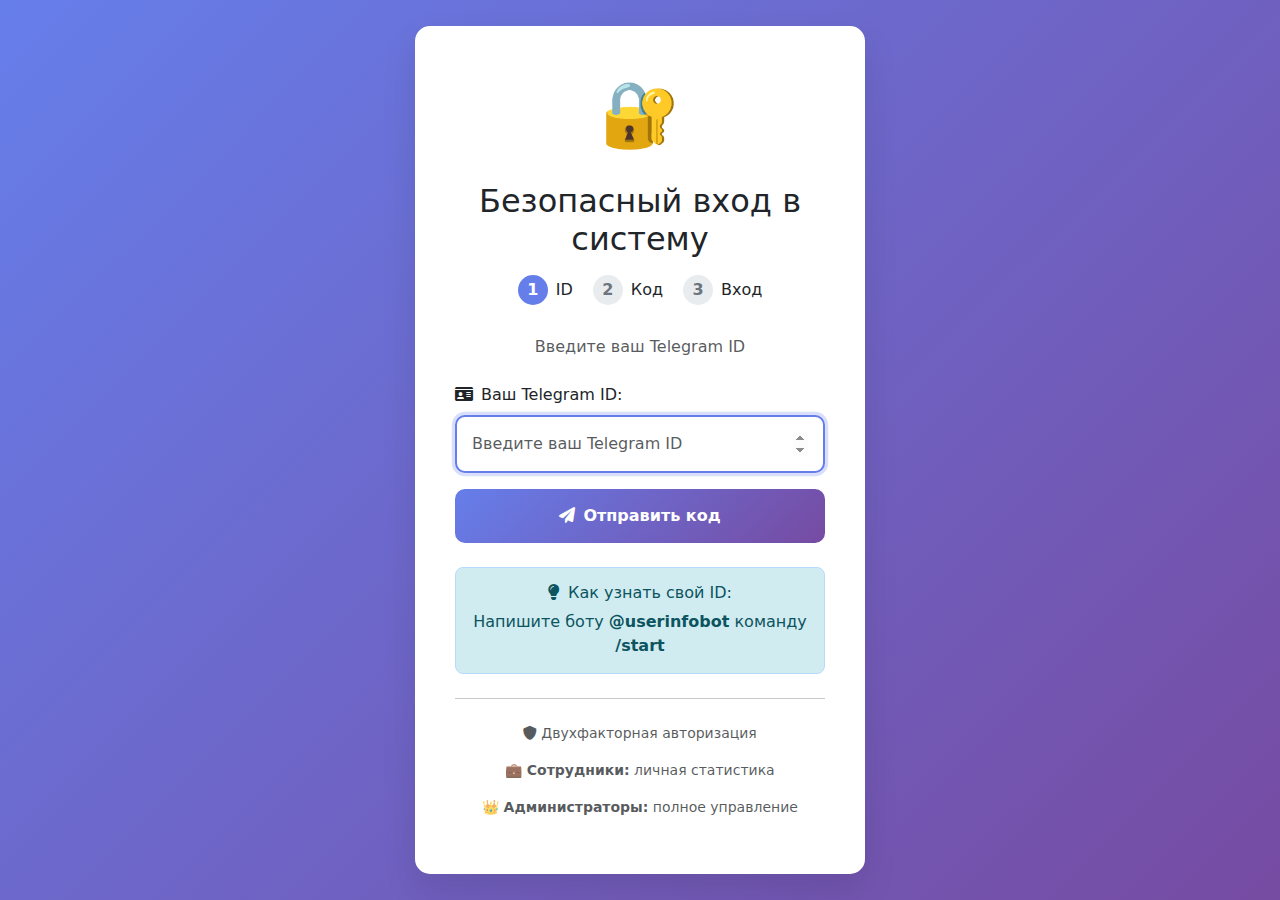
<file: web/templates/telegram_login.html>
<!DOCTYPE html>
<html lang="ru">
<head>
    <meta charset="UTF-8">
    <meta name="viewport" content="width=device-width, initial-scale=1.0">
    <title>Вход в систему - Мониторинг активности</title>
    <link href="https://cdn.jsdelivr.net/npm/bootstrap@5.1.3/dist/css/bootstrap.min.css" rel="stylesheet">
    <link href="https://cdnjs.cloudflare.com/ajax/libs/font-awesome/6.0.0/css/all.min.css" rel="stylesheet">
    <style>
        body {
            background: linear-gradient(135deg, #667eea 0%, #764ba2 100%);
            min-height: 100vh;
            display: flex;
            align-items: center;
            justify-content: center;
        }
        .login-card {
            background: white;
            border-radius: 15px;
            box-shadow: 0 15px 35px rgba(0, 0, 0, 0.1);
            padding: 40px;
            max-width: 450px;
            width: 100%;
            text-align: center;
        }
        .login-icon {
            font-size: 4rem;
            color: #667eea;
            margin-bottom: 20px;
        }
        .form-control {
            font-size: 16px;
            padding: 15px;
            border-radius: 10px;
            border: 2px solid #e9ecef;
            transition: all 0.3s ease;
        }
        .form-control:focus {
            border-color: #667eea;
            box-shadow: 0 0 0 0.2rem rgba(102, 126, 234, 0.25);
        }
        .btn-primary {
            background: linear-gradient(135deg, #667eea 0%, #764ba2 100%);
            border: none;
            border-radius: 10px;
            padding: 15px 30px;
            font-size: 16px;
            font-weight: bold;
            transition: all 0.3s ease;
        }
        .btn-primary:hover {
            transform: translateY(-2px);
            box-shadow: 0 8px 25px rgba(102, 126, 234, 0.3);
        }
        .btn-secondary {
            background: #6c757d;
            border: none;
            border-radius: 10px;
            padding: 15px 30px;
            font-size: 16px;
            font-weight: bold;
            transition: all 0.3s ease;
        }
        .auth-step {
            display: none;
        }
        .auth-step.active {
            display: block;
        }
        .step-indicator {
            display: flex;
            justify-content: center;
            margin-bottom: 30px;
        }
        .step-item {
            display: flex;
            align-items: center;
            margin: 0 10px;
        }
        .step-number {
            background: #e9ecef;
            color: #6c757d;
            border-radius: 50%;
            width: 30px;
            height: 30px;
            display: flex;
            align-items: center;
            justify-content: center;
            font-weight: bold;
            margin-right: 8px;
        }
        .step-number.active {
            background: #667eea;
            color: white;
        }
        .step-number.completed {
            background: #28a745;
            color: white;
        }
        .error-message {
            background: #f8d7da;
            color: #721c24;
            border: 1px solid #f5c6cb;
            border-radius: 8px;
            padding: 15px;
            margin: 15px 0;
            display: none;
        }
        .success-message {
            background: #d4edda;
            color: #155724;
            border: 1px solid #c3e6cb;
            border-radius: 8px;
            padding: 15px;
            margin: 15px 0;
            display: none;
        }
        .info-message {
            background: #d1ecf1;
            color: #0c5460;
            border: 1px solid #b8daff;
            border-radius: 8px;
            padding: 15px;
            margin: 15px 0;
        }
        .code-input {
            font-family: 'Courier New', monospace;
            font-size: 24px;
            text-align: center;
            letter-spacing: 5px;
        }
    </style>
</head>
<body>
    <div class="login-card">
        <div class="login-icon">🔐</div>
        <h2 class="mb-3">Безопасный вход в систему</h2>
        
        <!-- Индикатор шагов -->
        <div class="step-indicator">
            <div class="step-item">
                <div class="step-number active" id="step-1">1</div>
                <span>ID</span>
            </div>
            <div class="step-item">
                <div class="step-number" id="step-2">2</div>
                <span>Код</span>
            </div>
            <div class="step-item">
                <div class="step-number" id="step-3">3</div>
                <span>Вход</span>
            </div>
        </div>
        
        <div id="error-message" class="error-message"></div>
        <div id="success-message" class="success-message"></div>
        
        <!-- Шаг 1: Ввод ID -->
        <div id="step-id" class="auth-step active">
            <p class="text-muted mb-4">Введите ваш Telegram ID</p>
            
            <form onsubmit="sendCode(event)" class="mb-4">
                <div class="mb-3">
                    <label for="telegram-id" class="form-label text-start d-block">
                        <i class="fas fa-id-card me-2"></i>Ваш Telegram ID:
                    </label>
                    <input type="number" class="form-control" id="telegram-id" required 
                           placeholder="Введите ваш Telegram ID">
                </div>
                <button type="submit" class="btn btn-primary btn-lg w-100">
                    <i class="fas fa-paper-plane me-2"></i>Отправить код
                </button>
            </form>
            
            <div class="info-message">
                <h6><i class="fas fa-lightbulb me-2"></i>Как узнать свой ID:</h6>
                <p class="mb-0">Напишите боту <strong>@userinfobot</strong> команду <strong>/start</strong></p>
            </div>
        </div>
        
        <!-- Шаг 2: Ввод кода -->
        <div id="step-code" class="auth-step">
            <p class="text-muted mb-4">Введите код из Telegram</p>
            
            <div class="info-message mb-4">
                <i class="fas fa-mobile-alt me-2"></i>
                Код отправлен в ваш Telegram.<br>
                Проверьте сообщения от бота.
            </div>
            
            <form onsubmit="verifyCode(event)" class="mb-4">
                <div class="mb-3">
                    <label for="verification-code" class="form-label text-start d-block">
                        <i class="fas fa-key me-2"></i>Код подтверждения:
                    </label>
                    <input type="text" class="form-control code-input" id="verification-code" required 
                           placeholder="000000" maxlength="6" pattern="[0-9]{6}">
                </div>
                <button type="submit" class="btn btn-primary btn-lg w-100 mb-2">
                    <i class="fas fa-sign-in-alt me-2"></i>Войти в систему
                </button>
                <button type="button" class="btn btn-secondary w-100" onclick="goBackToStep1()">
                    <i class="fas fa-arrow-left me-2"></i>Изменить ID
                </button>
            </form>
            
            <p class="text-muted small">
                Код действует 5 минут.<br>
                Не получили код? Проверьте, что бот не заблокирован.
            </p>
        </div>
        
        <hr class="my-4">
        
        <div class="text-muted small">
            <p><i class="fas fa-shield-alt me-1"></i>Двухфакторная авторизация</p>
            <p>💼 <strong>Сотрудники:</strong> личная статистика</p>
            <p>👑 <strong>Администраторы:</strong> полное управление</p>
        </div>
    </div>

    <script src="https://cdn.jsdelivr.net/npm/bootstrap@5.1.3/dist/js/bootstrap.bundle.min.js"></script>
    
    <script>
        let currentTelegramId = null;
        
        // Шаг 1: Отправка кода
        function sendCode(event) {
            event.preventDefault();
            
            const telegramId = document.getElementById('telegram-id').value;
            if (!telegramId) {
                showMessage('Введите ваш Telegram ID', 'error');
                return;
            }
            
            currentTelegramId = telegramId;
            showMessage('Отправка кода...', 'success');
            
            // Отправляем запрос на генерацию кода
            fetch('/send-code', {
                method: 'POST',
                headers: {
                    'Content-Type': 'application/json',
                },
                credentials: 'include',
                body: JSON.stringify({
                    telegram_id: parseInt(telegramId)
                })
            })
            .then(response => response.json())
            .then(data => {
                if (data.success) {
                    showMessage('Код отправлен в Telegram!', 'success');
                    setTimeout(() => {
                        goToStep2();
                    }, 1500);
                } else {
                    showMessage(data.message || data.error, 'error');
                }
            })
            .catch(error => {
                console.error('Ошибка отправки кода:', error);
                showMessage('Ошибка при отправке кода. Попробуйте еще раз.', 'error');
            });
        }
        
        // Шаг 2: Проверка кода
        function verifyCode(event) {
            event.preventDefault();
            
            const code = document.getElementById('verification-code').value;
            if (!code || code.length !== 6) {
                showMessage('Введите 6-значный код', 'error');
                return;
            }
            
            showMessage('Проверка кода...', 'success');
            
            // Отправляем запрос на проверку кода
            fetch('/verify-code', {
                method: 'POST',
                headers: {
                    'Content-Type': 'application/json',
                },
                credentials: 'include',
                body: JSON.stringify({
                    telegram_id: parseInt(currentTelegramId),
                    code: code
                })
            })
            .then(response => response.json())
            .then(data => {
                if (data.success) {
                    updateStepIndicator(3);
                    showMessage('Вход выполнен успешно! Перенаправление...', 'success');
                    
                    // Сохраняем токен и информацию о пользователе в localStorage
                    // Генерируем фиктивный токен для localStorage (настоящий в cookies)
                    localStorage.setItem('access_token', 'cookie_based_auth');
                    localStorage.setItem('user_info', JSON.stringify(data.user));
                    
                    // Принудительное обновление страницы с redirect
                    setTimeout(() => {
                        window.location.replace(data.redirect);
                    }, 1000);
                } else {
                    showMessage(data.message || data.error, 'error');
                }
            })
            .catch(error => {
                console.error('Ошибка проверки кода:', error);
                showMessage('Ошибка при проверке кода. Попробуйте еще раз.', 'error');
            });
        }
        
        // Переходы между шагами
        function goToStep2() {
            document.getElementById('step-id').classList.remove('active');
            document.getElementById('step-code').classList.add('active');
            updateStepIndicator(2);
            document.getElementById('verification-code').focus();
        }
        
        function goBackToStep1() {
            document.getElementById('step-code').classList.remove('active');
            document.getElementById('step-id').classList.add('active');
            updateStepIndicator(1);
            document.getElementById('telegram-id').focus();
        }
        
        function updateStepIndicator(activeStep) {
            for (let i = 1; i <= 3; i++) {
                const stepEl = document.getElementById(`step-${i}`);
                stepEl.classList.remove('active', 'completed');
                
                if (i < activeStep) {
                    stepEl.classList.add('completed');
                } else if (i === activeStep) {
                    stepEl.classList.add('active');
                }
            }
        }
        
        function showMessage(text, type) {
            const errorDiv = document.getElementById('error-message');
            const successDiv = document.getElementById('success-message');
            
            // Скрываем все сообщения
            errorDiv.style.display = 'none';
            successDiv.style.display = 'none';
            
            // Показываем нужное сообщение
            if (type === 'error') {
                errorDiv.textContent = text;
                errorDiv.style.display = 'block';
            } else {
                successDiv.textContent = text;
                successDiv.style.display = 'block';
            }
        }
        
        // Автоматическое форматирование кода
        document.getElementById('verification-code').addEventListener('input', function(e) {
            let value = e.target.value.replace(/\D/g, ''); // Только цифры
            if (value.length > 6) value = value.slice(0, 6);
            e.target.value = value;
        });
        
        // Проверяем сообщения в URL
        const urlParams = new URLSearchParams(window.location.search);
        const message = urlParams.get('message');
        const error = urlParams.get('error');
        
        if (error) {
            showMessage(decodeURIComponent(error), 'error');
        } else if (message) {
            showMessage(decodeURIComponent(message), 'success');
        }
        
        // Фокус на поле ввода
        document.getElementById('telegram-id').focus();
    </script>
</body>
</html>
</file>
